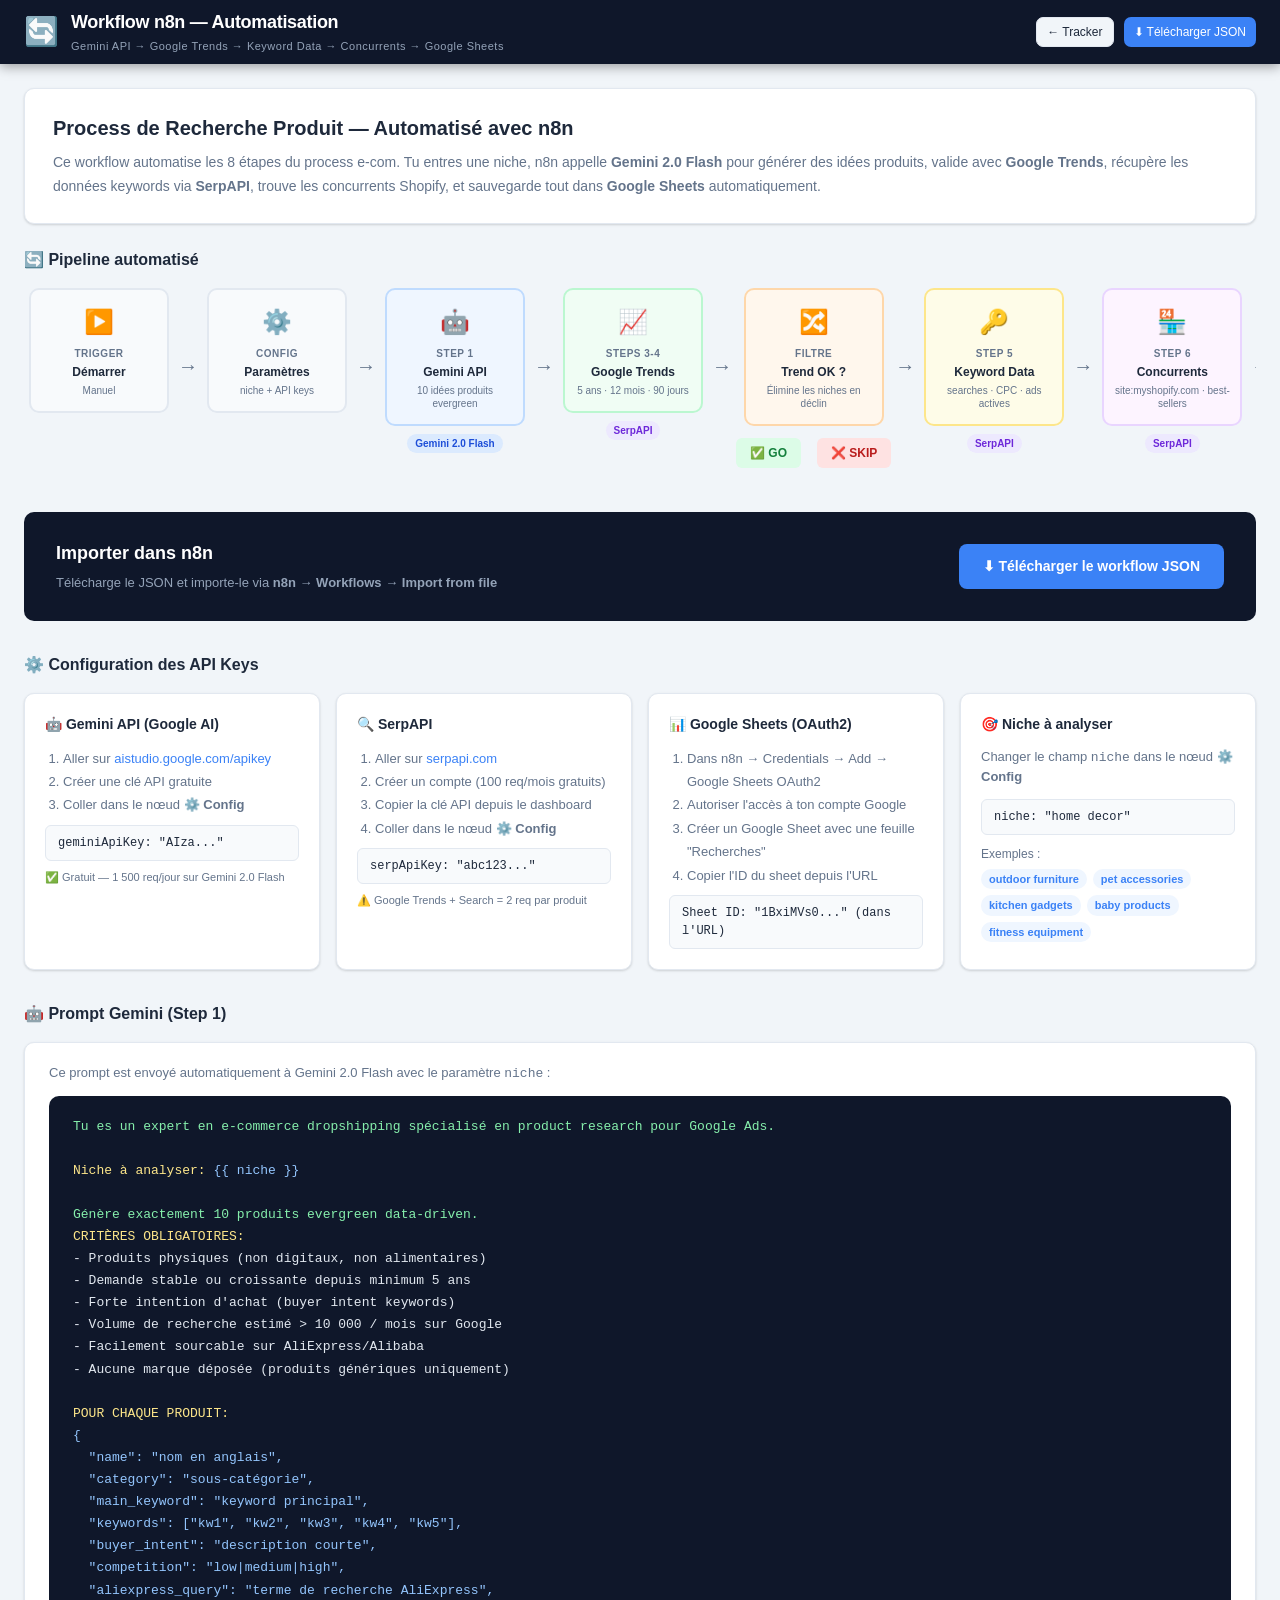
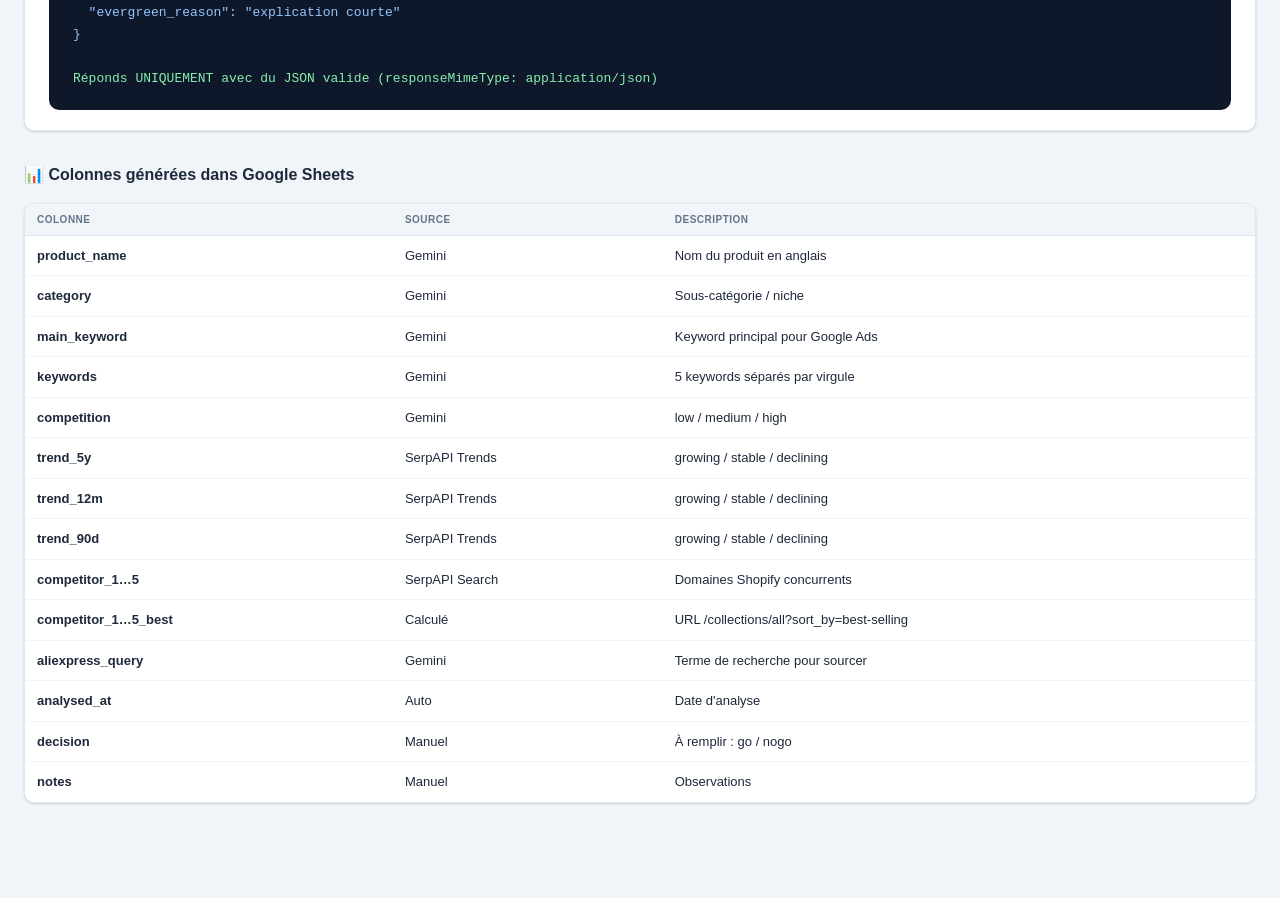
<file: workflow.html>
<!DOCTYPE html>
<html lang="fr">
<head>
  <meta charset="UTF-8">
  <meta name="viewport" content="width=device-width, initial-scale=1.0">
  <title>Workflow n8n — Ecom Research</title>
  <link rel="stylesheet" href="style.css">
  <style>
    /* ── Workflow specific styles ── */
    .wf-page { padding: 24px 24px 64px; }

    .wf-intro {
      background: var(--card);
      border: 1px solid var(--border);
      border-radius: var(--radius);
      padding: 24px 28px;
      margin-bottom: 24px;
      box-shadow: var(--shadow);
    }

    .wf-intro h2 { font-size: 20px; font-weight: 700; margin-bottom: 8px; }
    .wf-intro p  { font-size: 14px; color: var(--muted); line-height: 1.7; }

    /* Pipeline flowchart */
    .pipeline {
      display: flex;
      align-items: stretch;
      gap: 0;
      overflow-x: auto;
      padding-bottom: 12px;
      margin-bottom: 32px;
    }

    .pipe-node {
      display: flex;
      flex-direction: column;
      align-items: center;
      min-width: 150px;
      flex-shrink: 0;
    }

    .pipe-box {
      width: 140px;
      padding: 14px 10px;
      border-radius: 10px;
      text-align: center;
      border: 2px solid transparent;
      position: relative;
    }

    .pipe-icon  { font-size: 24px; margin-bottom: 6px; display: block; }
    .pipe-step  { font-size: 10px; font-weight: 700; text-transform: uppercase; letter-spacing: .5px; color: var(--muted); margin-bottom: 4px; }
    .pipe-label { font-size: 12px; font-weight: 700; color: var(--text); line-height: 1.3; }
    .pipe-sub   { font-size: 10px; color: var(--muted); margin-top: 4px; line-height: 1.3; }

    .pipe-box.gemini   { background: #eff6ff; border-color: #bfdbfe; }
    .pipe-box.trends   { background: #f0fdf4; border-color: #bbf7d0; }
    .pipe-box.keywords { background: #fefce8; border-color: #fde68a; }
    .pipe-box.comps    { background: #fdf4ff; border-color: #e9d5ff; }
    .pipe-box.output   { background: #f0fdf4; border-color: #6ee7b7; }
    .pipe-box.if-node  { background: #fff7ed; border-color: #fed7aa; }
    .pipe-box.trigger  { background: #f8fafc; border-color: var(--border); }

    .pipe-arrow {
      display: flex;
      align-items: center;
      padding: 0 4px;
      flex-shrink: 0;
      align-self: center;
      margin-bottom: 24px;
    }

    .pipe-arrow span {
      font-size: 20px;
      color: var(--muted);
    }

    .pipe-badge {
      margin-top: 8px;
      font-size: 10px;
      padding: 2px 8px;
      border-radius: 10px;
      font-weight: 600;
    }

    .badge-api    { background: #dbeafe; color: #1d4ed8; }
    .badge-serp   { background: #ede9fe; color: #6d28d9; }
    .badge-filter { background: #ffedd5; color: #c2410c; }
    .badge-sheets { background: #dcfce7; color: #15803d; }

    /* Config cards */
    .config-grid {
      display: grid;
      grid-template-columns: repeat(auto-fill, minmax(280px, 1fr));
      gap: 16px;
      margin-bottom: 32px;
    }

    .config-card {
      background: var(--card);
      border: 1px solid var(--border);
      border-radius: var(--radius);
      padding: 20px;
      box-shadow: var(--shadow);
    }

    .config-card h3 {
      font-size: 14px;
      font-weight: 700;
      margin-bottom: 12px;
      display: flex;
      align-items: center;
      gap: 8px;
    }

    .config-card ol {
      font-size: 13px;
      color: var(--muted);
      padding-left: 18px;
      line-height: 1.8;
    }

    .config-card a { color: var(--primary); text-decoration: none; }
    .config-card a:hover { text-decoration: underline; }

    .config-card .field {
      background: #f8fafc;
      border: 1px solid var(--border);
      border-radius: 6px;
      padding: 8px 12px;
      font-size: 12px;
      font-family: 'SFMono-Regular', Consolas, monospace;
      margin-top: 8px;
      color: var(--text);
    }

    /* Download section */
    .download-section {
      background: var(--header-bg);
      border-radius: var(--radius);
      padding: 28px 32px;
      color: #fff;
      display: flex;
      align-items: center;
      justify-content: space-between;
      gap: 24px;
      flex-wrap: wrap;
      margin-bottom: 32px;
    }

    .download-section h3 { font-size: 18px; font-weight: 700; margin-bottom: 6px; }
    .download-section p  { font-size: 13px; color: #94a3b8; }

    .download-btn {
      display: inline-flex;
      align-items: center;
      gap: 8px;
      background: var(--primary);
      color: #fff;
      padding: 12px 24px;
      border-radius: 8px;
      font-size: 14px;
      font-weight: 600;
      text-decoration: none;
      white-space: nowrap;
      transition: background .15s;
      flex-shrink: 0;
    }

    .download-btn:hover { background: var(--primary-dk); }

    /* Prompt section */
    .prompt-box {
      background: #0f172a;
      border-radius: var(--radius);
      padding: 20px 24px;
      color: #e2e8f0;
      font-size: 13px;
      font-family: 'SFMono-Regular', Consolas, monospace;
      line-height: 1.7;
      white-space: pre-wrap;
      overflow-x: auto;
      margin-top: 12px;
    }

    .prompt-box .c-green  { color: #86efac; }
    .prompt-box .c-yellow { color: #fde68a; }
    .prompt-box .c-blue   { color: #93c5fd; }

    .section-title {
      font-size: 16px;
      font-weight: 700;
      margin-bottom: 16px;
      display: flex;
      align-items: center;
      gap: 8px;
    }

    .if-branches {
      display: flex;
      gap: 16px;
      flex-wrap: wrap;
      margin-top: 12px;
      font-size: 12px;
    }

    .branch {
      padding: 6px 14px;
      border-radius: 6px;
      font-weight: 600;
    }

    .branch.yes { background: #dcfce7; color: #15803d; }
    .branch.no  { background: #fee2e2; color: #b91c1c; }
  </style>
</head>
<body>

<header class="site-header">
  <div class="inner">
    <div class="brand">
      <div class="brand-icon">🔄</div>
      <div>
        <h1>Workflow n8n — Automatisation</h1>
        <p class="brand-sub">Gemini API → Google Trends → Keyword Data → Concurrents → Google Sheets</p>
      </div>
    </div>
    <div style="display:flex;gap:10px">
      <a href="index.html" class="btn btn-secondary btn-sm">← Tracker</a>
      <a href="n8n-ecom-workflow.json" download class="btn btn-primary btn-sm">⬇ Télécharger JSON</a>
    </div>
  </div>
</header>

<div class="wf-page">
  <div class="container">

    <!-- Intro -->
    <div class="wf-intro">
      <h2>Process de Recherche Produit — Automatisé avec n8n</h2>
      <p>
        Ce workflow automatise les 8 étapes du process e-com. Tu entres une niche, n8n appelle
        <strong>Gemini 2.0 Flash</strong> pour générer des idées produits, valide avec <strong>Google Trends</strong>,
        récupère les données keywords via <strong>SerpAPI</strong>, trouve les concurrents Shopify,
        et sauvegarde tout dans <strong>Google Sheets</strong> automatiquement.
      </p>
    </div>

    <!-- Pipeline visual -->
    <div class="section-title">🔄 Pipeline automatisé</div>

    <div class="pipeline">

      <div class="pipe-node">
        <div class="pipe-box trigger">
          <span class="pipe-icon">▶️</span>
          <div class="pipe-step">Trigger</div>
          <div class="pipe-label">Démarrer</div>
          <div class="pipe-sub">Manuel</div>
        </div>
      </div>

      <div class="pipe-arrow"><span>→</span></div>

      <div class="pipe-node">
        <div class="pipe-box trigger">
          <span class="pipe-icon">⚙️</span>
          <div class="pipe-step">Config</div>
          <div class="pipe-label">Paramètres</div>
          <div class="pipe-sub">niche + API keys</div>
        </div>
      </div>

      <div class="pipe-arrow"><span>→</span></div>

      <div class="pipe-node">
        <div class="pipe-box gemini">
          <span class="pipe-icon">🤖</span>
          <div class="pipe-step">Step 1</div>
          <div class="pipe-label">Gemini API</div>
          <div class="pipe-sub">10 idées produits evergreen</div>
        </div>
        <div class="pipe-badge badge-api">Gemini 2.0 Flash</div>
      </div>

      <div class="pipe-arrow"><span>→</span></div>

      <div class="pipe-node">
        <div class="pipe-box trends">
          <span class="pipe-icon">📈</span>
          <div class="pipe-step">Steps 3-4</div>
          <div class="pipe-label">Google Trends</div>
          <div class="pipe-sub">5 ans · 12 mois · 90 jours</div>
        </div>
        <div class="pipe-badge badge-serp">SerpAPI</div>
      </div>

      <div class="pipe-arrow"><span>→</span></div>

      <div class="pipe-node">
        <div class="pipe-box if-node">
          <span class="pipe-icon">🔀</span>
          <div class="pipe-step">Filtre</div>
          <div class="pipe-label">Trend OK ?</div>
          <div class="pipe-sub">Élimine les niches en déclin</div>
        </div>
        <div class="if-branches">
          <div class="branch yes">✅ GO</div>
          <div class="branch no">❌ SKIP</div>
        </div>
      </div>

      <div class="pipe-arrow"><span>→</span></div>

      <div class="pipe-node">
        <div class="pipe-box keywords">
          <span class="pipe-icon">🔑</span>
          <div class="pipe-step">Step 5</div>
          <div class="pipe-label">Keyword Data</div>
          <div class="pipe-sub">searches · CPC · ads actives</div>
        </div>
        <div class="pipe-badge badge-serp">SerpAPI</div>
      </div>

      <div class="pipe-arrow"><span>→</span></div>

      <div class="pipe-node">
        <div class="pipe-box comps">
          <span class="pipe-icon">🏪</span>
          <div class="pipe-step">Step 6</div>
          <div class="pipe-label">Concurrents</div>
          <div class="pipe-sub">site:myshopify.com · best-sellers</div>
        </div>
        <div class="pipe-badge badge-serp">SerpAPI</div>
      </div>

      <div class="pipe-arrow"><span>→</span></div>

      <div class="pipe-node">
        <div class="pipe-box output">
          <span class="pipe-icon">📊</span>
          <div class="pipe-step">Output</div>
          <div class="pipe-label">Google Sheets</div>
          <div class="pipe-sub">Rapport structuré</div>
        </div>
        <div class="pipe-badge badge-sheets">OAuth2</div>
      </div>

    </div>

    <!-- Download -->
    <div class="download-section">
      <div>
        <h3>Importer dans n8n</h3>
        <p>Télécharge le JSON et importe-le via <strong>n8n → Workflows → Import from file</strong></p>
      </div>
      <a href="n8n-ecom-workflow.json" download="n8n-ecom-workflow.json" class="download-btn">
        ⬇ Télécharger le workflow JSON
      </a>
    </div>

    <!-- Config section -->
    <div class="section-title">⚙️ Configuration des API Keys</div>

    <div class="config-grid">

      <div class="config-card">
        <h3>🤖 Gemini API (Google AI)</h3>
        <ol>
          <li>Aller sur <a href="https://aistudio.google.com/apikey" target="_blank">aistudio.google.com/apikey</a></li>
          <li>Créer une clé API gratuite</li>
          <li>Coller dans le nœud <strong>⚙️ Config</strong></li>
        </ol>
        <div class="field">geminiApiKey: "AIza..."</div>
        <p style="font-size:11px;color:var(--muted);margin-top:8px">✅ Gratuit — 1 500 req/jour sur Gemini 2.0 Flash</p>
      </div>

      <div class="config-card">
        <h3>🔍 SerpAPI</h3>
        <ol>
          <li>Aller sur <a href="https://serpapi.com" target="_blank">serpapi.com</a></li>
          <li>Créer un compte (100 req/mois gratuits)</li>
          <li>Copier la clé API depuis le dashboard</li>
          <li>Coller dans le nœud <strong>⚙️ Config</strong></li>
        </ol>
        <div class="field">serpApiKey: "abc123..."</div>
        <p style="font-size:11px;color:var(--muted);margin-top:8px">⚠️ Google Trends + Search = 2 req par produit</p>
      </div>

      <div class="config-card">
        <h3>📊 Google Sheets (OAuth2)</h3>
        <ol>
          <li>Dans n8n → Credentials → Add → Google Sheets OAuth2</li>
          <li>Autoriser l'accès à ton compte Google</li>
          <li>Créer un Google Sheet avec une feuille "Recherches"</li>
          <li>Copier l'ID du sheet depuis l'URL</li>
        </ol>
        <div class="field">Sheet ID: "1BxiMVs0..." (dans l'URL)</div>
      </div>

      <div class="config-card">
        <h3>🎯 Niche à analyser</h3>
        <p style="font-size:13px;color:var(--muted);margin-bottom:12px">Changer le champ <code>niche</code> dans le nœud <strong>⚙️ Config</strong></p>
        <div class="field">niche: "home decor"</div>
        <p style="font-size:12px;color:var(--muted);margin-top:10px">Exemples :</p>
        <div style="display:flex;flex-wrap:wrap;gap:6px;margin-top:6px">
          <span class="prod-niche">outdoor furniture</span>
          <span class="prod-niche">pet accessories</span>
          <span class="prod-niche">kitchen gadgets</span>
          <span class="prod-niche">baby products</span>
          <span class="prod-niche">fitness equipment</span>
        </div>
      </div>

    </div>

    <!-- Gemini Prompt -->
    <div class="section-title">🤖 Prompt Gemini (Step 1)</div>

    <div class="card" style="padding:20px 24px;margin-bottom:32px">
      <p style="font-size:13px;color:var(--muted);margin-bottom:4px">Ce prompt est envoyé automatiquement à Gemini 2.0 Flash avec le paramètre <code>niche</code> :</p>
      <div class="prompt-box"><span class="c-green">Tu es un expert en e-commerce dropshipping spécialisé en product research pour Google Ads.</span>

<span class="c-yellow">Niche à analyser:</span> <span class="c-blue">{{ niche }}</span>

<span class="c-green">Génère exactement 10 produits evergreen data-driven.</span>
<span class="c-yellow">CRITÈRES OBLIGATOIRES:</span>
- Produits physiques (non digitaux, non alimentaires)
- Demande stable ou croissante depuis minimum 5 ans
- Forte intention d'achat (buyer intent keywords)
- Volume de recherche estimé > 10 000 / mois sur Google
- Facilement sourcable sur AliExpress/Alibaba
- Aucune marque déposée (produits génériques uniquement)

<span class="c-yellow">POUR CHAQUE PRODUIT:</span>
<span class="c-blue">{
  "name": "nom en anglais",
  "category": "sous-catégorie",
  "main_keyword": "keyword principal",
  "keywords": ["kw1", "kw2", "kw3", "kw4", "kw5"],
  "buyer_intent": "description courte",
  "competition": "low|medium|high",
  "aliexpress_query": "terme de recherche AliExpress",
  "evergreen_reason": "explication courte"
}</span>

<span class="c-green">Réponds UNIQUEMENT avec du JSON valide (responseMimeType: application/json)</span></div>
    </div>

    <!-- Output columns -->
    <div class="section-title">📊 Colonnes générées dans Google Sheets</div>

    <div class="card" style="padding:0;overflow:hidden;margin-bottom:32px">
      <table class="detail-table" style="margin:0">
        <thead>
          <tr>
            <th>Colonne</th><th>Source</th><th>Description</th>
          </tr>
        </thead>
        <tbody>
          <tr><td><strong>product_name</strong></td><td>Gemini</td><td>Nom du produit en anglais</td></tr>
          <tr><td><strong>category</strong></td><td>Gemini</td><td>Sous-catégorie / niche</td></tr>
          <tr><td><strong>main_keyword</strong></td><td>Gemini</td><td>Keyword principal pour Google Ads</td></tr>
          <tr><td><strong>keywords</strong></td><td>Gemini</td><td>5 keywords séparés par virgule</td></tr>
          <tr><td><strong>competition</strong></td><td>Gemini</td><td>low / medium / high</td></tr>
          <tr><td><strong>trend_5y</strong></td><td>SerpAPI Trends</td><td>growing / stable / declining</td></tr>
          <tr><td><strong>trend_12m</strong></td><td>SerpAPI Trends</td><td>growing / stable / declining</td></tr>
          <tr><td><strong>trend_90d</strong></td><td>SerpAPI Trends</td><td>growing / stable / declining</td></tr>
          <tr><td><strong>competitor_1…5</strong></td><td>SerpAPI Search</td><td>Domaines Shopify concurrents</td></tr>
          <tr><td><strong>competitor_1…5_best</strong></td><td>Calculé</td><td>URL /collections/all?sort_by=best-selling</td></tr>
          <tr><td><strong>aliexpress_query</strong></td><td>Gemini</td><td>Terme de recherche pour sourcer</td></tr>
          <tr><td><strong>analysed_at</strong></td><td>Auto</td><td>Date d'analyse</td></tr>
          <tr><td><strong>decision</strong></td><td>Manuel</td><td>À remplir : go / nogo</td></tr>
          <tr><td><strong>notes</strong></td><td>Manuel</td><td>Observations</td></tr>
        </tbody>
      </table>
    </div>

  </div>
</div>

</body>
</html>
</file>
<file: style.css>
/* ── Variables ─────────────────────────────────────────────────────────────── */
:root {
  --primary:      #3b82f6;
  --primary-dk:   #2563eb;
  --go:           #22c55e;
  --nogo:         #ef4444;
  --pending:      #f59e0b;
  --growing:      #22c55e;
  --stable:       #94a3b8;
  --declining:    #ef4444;
  --bg:           #f1f5f9;
  --card:         #ffffff;
  --header-bg:    #0f172a;
  --border:       #e2e8f0;
  --text:         #1e293b;
  --muted:        #64748b;
  --radius:       10px;
  --shadow:       0 1px 3px rgba(0,0,0,.10), 0 1px 2px rgba(0,0,0,.06);
  --shadow-md:    0 4px 6px rgba(0,0,0,.07), 0 2px 4px rgba(0,0,0,.06);
  --shadow-lg:    0 10px 25px rgba(0,0,0,.15);
}

/* ── Reset ─────────────────────────────────────────────────────────────────── */
*, *::before, *::after { box-sizing: border-box; margin: 0; padding: 0; }

body {
  font-family: -apple-system, BlinkMacSystemFont, 'Segoe UI', Roboto, Helvetica, Arial, sans-serif;
  background: var(--bg);
  color: var(--text);
  line-height: 1.5;
  min-height: 100vh;
}

/* ── Header ────────────────────────────────────────────────────────────────── */
.site-header {
  background: var(--header-bg);
  color: #fff;
  padding: 0 24px;
  position: sticky;
  top: 0;
  z-index: 200;
  box-shadow: 0 2px 12px rgba(0,0,0,.4);
}

.site-header .inner {
  max-width: 1400px;
  margin: 0 auto;
  height: 64px;
  display: flex;
  align-items: center;
  justify-content: space-between;
}

.brand {
  display: flex;
  align-items: center;
  gap: 12px;
}

.brand-icon { font-size: 28px; line-height: 1; }

.brand h1 {
  font-size: 18px;
  font-weight: 700;
  letter-spacing: -.3px;
}

.brand-sub {
  font-size: 11px;
  color: #94a3b8;
  margin-top: 2px;
  letter-spacing: .5px;
}

/* ── Main Layout ───────────────────────────────────────────────────────────── */
main { padding: 24px 24px 64px; }

.container {
  max-width: 1400px;
  margin: 0 auto;
}

/* ── Cards ─────────────────────────────────────────────────────────────────── */
.card {
  background: var(--card);
  border-radius: var(--radius);
  border: 1px solid var(--border);
  box-shadow: var(--shadow);
}

.card-title {
  font-size: 11px;
  font-weight: 700;
  color: var(--muted);
  text-transform: uppercase;
  letter-spacing: .6px;
  margin-bottom: 16px;
}

/* ── Revenue Card ──────────────────────────────────────────────────────────── */
.revenue-card {
  padding: 20px 24px;
  margin-bottom: 16px;
}

.tiers {
  display: flex;
  flex-wrap: wrap;
}

.tier {
  display: flex;
  align-items: center;
  gap: 8px;
  padding: 14px 24px;
  border-right: 1px solid var(--border);
  flex: 1;
  min-width: 200px;
}

.tier:last-child { border-right: none; }

.tier-nb   { font-size: 22px; font-weight: 800; color: var(--primary); }
.tier-unit { font-size: 11px; color: var(--muted); }
.tier-arr  { color: var(--muted); font-size: 16px; margin: 0 4px; }
.tier-rev  { font-size: 20px; font-weight: 700; color: var(--go); }
.tier-per  { font-size: 11px; color: var(--muted); }

/* ── Launch Card ───────────────────────────────────────────────────────────── */
.launch-card {
  padding: 20px 24px;
  margin-bottom: 16px;
}

.launch-row {
  display: flex;
  gap: 12px;
  align-items: flex-end;
  flex-wrap: wrap;
}

.launch-field {
  display: flex;
  flex-direction: column;
  gap: 4px;
  flex: 1;
  min-width: 180px;
}

.launch-field-niche { flex: 1.2; }
.launch-field-url   { flex: 1; }

.launch-field label {
  font-size: 11px;
  font-weight: 600;
  color: var(--muted);
  text-transform: uppercase;
  letter-spacing: .4px;
}

.launch-field input {
  border: 1px solid var(--border);
  border-radius: 6px;
  padding: 8px 10px;
  font-size: 14px;
  color: var(--text);
  background: #fff;
  outline: none;
  transition: border-color .15s, box-shadow .15s;
  font-family: inherit;
  width: 100%;
}

.launch-field input:focus {
  border-color: var(--primary);
  box-shadow: 0 0 0 3px rgba(59,130,246,.12);
}

.launch-status {
  margin-top: 10px;
  padding: 10px 14px;
  border-radius: 7px;
  font-size: 13px;
  font-weight: 500;
}

.launch-status.hidden   { display: none; }
.launch-status.status-ok  { background: #dcfce7; color: #15803d; border: 1px solid #bbf7d0; }
.launch-status.status-err { background: #fee2e2; color: #b91c1c; border: 1px solid #fca5a5; }

/* ── Import Card ───────────────────────────────────────────────────────────── */
.import-card {
  padding: 20px 24px;
  margin-bottom: 16px;
}

.import-hint {
  font-size: 12px;
  color: var(--muted);
  margin-bottom: 10px;
}

.import-hint code {
  background: #f1f5f9;
  padding: 1px 6px;
  border-radius: 4px;
  font-size: 11px;
  font-family: 'SFMono-Regular', Consolas, monospace;
}

.import-row {
  display: flex;
  gap: 12px;
  align-items: flex-start;
}

/* Step 1 auto */
.step1-auto-row {
  display: flex;
  gap: 12px;
  align-items: flex-end;
  flex-wrap: wrap;
}

.step1-field {
  display: flex;
  flex-direction: column;
  gap: 4px;
}

.step1-field > label {
  font-size: 11px;
  font-weight: 600;
  color: var(--muted);
  text-transform: uppercase;
  letter-spacing: .4px;
}

.step1-field input,
.step1-field select {
  border: 1px solid var(--border);
  border-radius: 6px;
  padding: 8px 10px;
  font-size: 14px;
  color: var(--text);
  background: #fff;
  outline: none;
  transition: border-color .15s, box-shadow .15s;
  font-family: inherit;
}

.step1-field input:focus,
.step1-field select:focus {
  border-color: var(--primary);
  box-shadow: 0 0 0 3px rgba(59,130,246,.12);
}

.step1-field-niche { flex: 1.5; min-width: 180px; }
.step1-field-key   { flex: 1.2; min-width: 160px; }
.step1-field-model { flex: 0 0 160px; }

.import-row textarea {
  flex: 1;
  border: 1px solid var(--border);
  border-radius: 6px;
  padding: 8px 10px;
  font-size: 13px;
  color: var(--text);
  background: #fff;
  outline: none;
  resize: vertical;
  transition: border-color .15s, box-shadow .15s;
  font-family: 'SFMono-Regular', Consolas, monospace;
}

.import-row textarea:focus {
  border-color: var(--primary);
  box-shadow: 0 0 0 3px rgba(59,130,246,.12);
}

/* ── Process Bar ───────────────────────────────────────────────────────────── */
.process-bar {
  display: flex;
  align-items: center;
  gap: 6px;
  flex-wrap: wrap;
  margin-bottom: 24px;
  padding: 12px 0;
}

.proc-step {
  background: var(--card);
  border: 1px solid var(--border);
  border-radius: 20px;
  padding: 6px 14px;
  font-size: 12px;
  font-weight: 600;
  color: var(--text);
  box-shadow: var(--shadow);
  white-space: nowrap;
}

.proc-arr { color: var(--muted); font-size: 14px; }

/* ── Section Header ────────────────────────────────────────────────────────── */
.section-hdr {
  display: flex;
  align-items: center;
  justify-content: space-between;
  margin-bottom: 16px;
}

.section-hdr h2 {
  font-size: 18px;
  font-weight: 700;
  display: flex;
  align-items: center;
  gap: 8px;
}

.count-badge {
  background: var(--primary);
  color: #fff;
  font-size: 11px;
  font-weight: 700;
  padding: 2px 9px;
  border-radius: 12px;
}

/* ── Products Grid ─────────────────────────────────────────────────────────── */
.products-grid {
  display: grid;
  grid-template-columns: repeat(auto-fill, minmax(320px, 1fr));
  gap: 16px;
}

/* ── Product Card ──────────────────────────────────────────────────────────── */
.prod-card {
  background: var(--card);
  border-radius: var(--radius);
  border: 1px solid var(--border);
  box-shadow: var(--shadow);
  overflow: hidden;
  transition: box-shadow .2s, transform .15s;
  cursor: pointer;
}

.prod-card:hover {
  box-shadow: var(--shadow-md);
  transform: translateY(-2px);
}

.prod-card-strip { height: 5px; }
.prod-card-strip.go      { background: var(--go); }
.prod-card-strip.nogo    { background: var(--nogo); }
.prod-card-strip.pending { background: var(--pending); }

.prod-card-body { padding: 16px 18px; }

.prod-card-top {
  display: flex;
  justify-content: space-between;
  align-items: flex-start;
  margin-bottom: 12px;
  gap: 8px;
}

.prod-name { font-size: 16px; font-weight: 700; color: var(--text); margin-bottom: 5px; }

.prod-niche {
  font-size: 11px;
  background: #eff6ff;
  color: var(--primary);
  padding: 2px 8px;
  border-radius: 10px;
  font-weight: 600;
  display: inline-block;
}

.dec-badge {
  font-size: 11px;
  font-weight: 700;
  padding: 4px 10px;
  border-radius: 12px;
  white-space: nowrap;
  flex-shrink: 0;
}

.dec-badge.go      { background: #dcfce7; color: #15803d; }
.dec-badge.nogo    { background: #fee2e2; color: #b91c1c; }
.dec-badge.pending { background: #fef3c7; color: #92400e; }

/* Trends row */
.trends-row {
  display: flex;
  gap: 6px;
  margin-bottom: 12px;
  flex-wrap: wrap;
}

.trend-pill {
  display: flex;
  align-items: center;
  gap: 4px;
  padding: 4px 10px;
  border-radius: 6px;
  font-size: 11px;
  font-weight: 600;
}

.trend-pill.growing  { background: #dcfce7; color: #15803d; }
.trend-pill.stable   { background: #f1f5f9; color: var(--muted); }
.trend-pill.declining{ background: #fee2e2; color: #b91c1c; }

/* Stats grid */
.prod-stats {
  display: grid;
  grid-template-columns: 1fr 1fr;
  gap: 8px;
  margin-bottom: 12px;
}

.stat {
  padding: 10px 12px;
  background: #f8fafc;
  border-radius: 7px;
  border: 1px solid #f1f5f9;
}

.stat-label {
  font-size: 10px;
  text-transform: uppercase;
  letter-spacing: .5px;
  color: var(--muted);
  font-weight: 600;
  margin-bottom: 3px;
}

.stat-value {
  font-size: 15px;
  font-weight: 700;
  color: var(--text);
  white-space: nowrap;
  overflow: hidden;
  text-overflow: ellipsis;
}

.stat-value.sm { font-size: 12px; }

.prod-date {
  font-size: 11px;
  color: var(--muted);
}

.prod-card-actions {
  display: flex;
  gap: 8px;
  padding: 10px 18px;
  border-top: 1px solid var(--border);
  background: #fafafa;
}

/* ── Buttons ───────────────────────────────────────────────────────────────── */
.btn {
  display: inline-flex;
  align-items: center;
  gap: 6px;
  padding: 8px 16px;
  border-radius: 7px;
  font-size: 14px;
  font-weight: 500;
  cursor: pointer;
  border: none;
  transition: background .15s, opacity .15s, transform .1s;
  text-decoration: none;
  white-space: nowrap;
  font-family: inherit;
}

.btn:active { transform: scale(.97); }

.btn-primary   { background: var(--primary); color: #fff; }
.btn-primary:hover { background: var(--primary-dk); }

.btn-secondary { background: #f1f5f9; color: var(--text); border: 1px solid var(--border); }
.btn-secondary:hover { background: #e2e8f0; }

.btn-ghost { background: transparent; color: var(--muted); border: 1px solid var(--border); }
.btn-ghost:hover { background: #f1f5f9; color: var(--text); }

.btn-danger { background: #fee2e2; color: #b91c1c; border: 1px solid #fca5a5; }
.btn-danger:hover { background: #fca5a5; }

.btn-sm { padding: 5px 10px; font-size: 12px; }

/* ── Modal ─────────────────────────────────────────────────────────────────── */
.modal {
  position: fixed;
  inset: 0;
  z-index: 1000;
  display: flex;
  align-items: center;
  justify-content: center;
  padding: 16px;
}

.modal.hidden { display: none; }

.modal-bg {
  position: absolute;
  inset: 0;
  background: rgba(0,0,0,.55);
  backdrop-filter: blur(3px);
}

.modal-box {
  position: relative;
  background: var(--card);
  border-radius: 14px;
  box-shadow: var(--shadow-lg);
  max-height: 90vh;
  overflow-y: auto;
  width: 100%;
  max-width: 760px;
  padding: 28px 32px;
}

.modal-lg { max-width: 1100px; }

.modal-x {
  position: sticky;
  top: 0;
  float: right;
  width: 32px;
  height: 32px;
  border: none;
  background: #f1f5f9;
  border-radius: 50%;
  cursor: pointer;
  font-size: 13px;
  display: flex;
  align-items: center;
  justify-content: center;
  color: var(--muted);
  transition: background .15s;
  margin-bottom: -32px;
  margin-left: 8px;
  flex-shrink: 0;
}

.modal-x:hover { background: #e2e8f0; color: var(--text); }

.modal-box h2 {
  font-size: 20px;
  font-weight: 700;
  margin-bottom: 24px;
  padding-right: 44px;
}

/* ── Form ──────────────────────────────────────────────────────────────────── */
.fsec {
  border: 1px solid var(--border);
  border-radius: var(--radius);
  padding: 16px;
  margin-bottom: 14px;
}

.fsec-title {
  font-size: 11px;
  font-weight: 700;
  text-transform: uppercase;
  letter-spacing: .6px;
  color: var(--primary);
  margin-bottom: 14px;
}

.fsec-hint {
  font-size: 12px;
  color: var(--muted);
  margin-bottom: 10px;
}

.fsec-hint code {
  background: #f1f5f9;
  padding: 1px 6px;
  border-radius: 4px;
  font-size: 11px;
  font-family: 'SFMono-Regular', Consolas, monospace;
}

.frow {
  display: flex;
  gap: 12px;
  flex-wrap: wrap;
}

.fgroup {
  display: flex;
  flex-direction: column;
  gap: 4px;
  flex: 1;
  min-width: 140px;
}

.fgroup-lg { flex: 2; min-width: 200px; }
.fgroup-sm { flex: 0 0 130px; min-width: 0; }

.fgroup label {
  font-size: 11px;
  font-weight: 600;
  color: var(--muted);
  text-transform: uppercase;
  letter-spacing: .4px;
}

.fgroup input,
.fgroup select,
.fgroup textarea {
  border: 1px solid var(--border);
  border-radius: 6px;
  padding: 8px 10px;
  font-size: 14px;
  color: var(--text);
  background: #fff;
  outline: none;
  transition: border-color .15s, box-shadow .15s;
  font-family: inherit;
  width: 100%;
}

.fgroup input:focus,
.fgroup select:focus,
.fgroup textarea:focus {
  border-color: var(--primary);
  box-shadow: 0 0 0 3px rgba(59,130,246,.12);
}

.mt-12 { margin-top: 12px; }

/* Form table */
.tbl-wrap {
  overflow-x: auto;
  -webkit-overflow-scrolling: touch;
  border-radius: 7px;
  border: 1px solid var(--border);
}

.ftable {
  width: 100%;
  border-collapse: collapse;
  font-size: 13px;
}

.ftable th {
  background: #f8fafc;
  padding: 8px 10px;
  text-align: left;
  font-size: 10px;
  font-weight: 700;
  text-transform: uppercase;
  letter-spacing: .5px;
  color: var(--muted);
  border-bottom: 1px solid var(--border);
  white-space: nowrap;
}

.ftable td {
  padding: 3px 6px;
  border-bottom: 1px solid #f1f5f9;
  vertical-align: middle;
}

.ftable tr:last-child td { border-bottom: none; }

.ftable .rn {
  text-align: center;
  color: var(--muted);
  font-size: 11px;
  font-weight: 600;
  padding: 0 8px;
}

.ftable input[type="text"],
.ftable input[type="url"],
.ftable input[type="number"] {
  border: 1px solid transparent;
  border-radius: 5px;
  padding: 6px 8px;
  font-size: 13px;
  color: var(--text);
  background: transparent;
  outline: none;
  width: 100%;
  transition: border-color .15s, background .15s;
  font-family: inherit;
}

.ftable input:hover { border-color: var(--border); background: #f8fafc; }
.ftable input:focus { border-color: var(--primary); background: #fff; box-shadow: 0 0 0 2px rgba(59,130,246,.1); }

/* Decision row */
.decision-row {
  display: flex;
  gap: 10px;
  flex-wrap: wrap;
}

.dec-opt {
  display: flex;
  align-items: center;
  gap: 8px;
  padding: 10px 20px;
  border: 2px solid var(--border);
  border-radius: 8px;
  cursor: pointer;
  font-size: 14px;
  font-weight: 600;
  transition: all .15s;
}

.dec-opt input { display: none; }

.dec-opt:has(input:checked).dec-go      { border-color: var(--go);      background: #dcfce7; color: #15803d; }
.dec-opt:has(input:checked).dec-nogo    { border-color: var(--nogo);    background: #fee2e2; color: #b91c1c; }
.dec-opt:has(input:checked).dec-pending { border-color: var(--pending); background: #fef3c7; color: #92400e; }
.dec-opt:hover { border-color: #cbd5e1; background: #f8fafc; }

.form-actions {
  display: flex;
  justify-content: flex-end;
  gap: 10px;
  margin-top: 20px;
  padding-top: 16px;
  border-top: 1px solid var(--border);
}

/* ── Detail View ───────────────────────────────────────────────────────────── */
.detail-hdr {
  display: flex;
  justify-content: space-between;
  align-items: flex-start;
  margin-bottom: 20px;
  gap: 12px;
}

.detail-title {
  font-size: 24px;
  font-weight: 800;
  color: var(--text);
  margin-bottom: 8px;
}

.detail-meta {
  display: flex;
  gap: 8px;
  align-items: center;
  flex-wrap: wrap;
}

.detail-step {
  background: #fafafa;
  border: 1px solid var(--border);
  border-radius: var(--radius);
  padding: 16px;
  margin-bottom: 12px;
}

.detail-step-title {
  font-size: 11px;
  font-weight: 700;
  text-transform: uppercase;
  letter-spacing: .6px;
  color: var(--primary);
  margin-bottom: 12px;
}

.detail-table {
  width: 100%;
  border-collapse: collapse;
  font-size: 13px;
}

.detail-table th {
  text-align: left;
  padding: 8px 12px;
  background: #f1f5f9;
  font-size: 10px;
  font-weight: 700;
  text-transform: uppercase;
  letter-spacing: .5px;
  color: var(--muted);
  border-bottom: 1px solid var(--border);
  white-space: nowrap;
}

.detail-table td {
  padding: 10px 12px;
  border-bottom: 1px solid #f1f5f9;
  color: var(--text);
  vertical-align: middle;
}

.detail-table tr:last-child td { border-bottom: none; }

.detail-table td strong { color: var(--text); }

.detail-table a {
  color: var(--primary);
  text-decoration: none;
  font-size: 12px;
  word-break: break-all;
  display: inline-flex;
  align-items: center;
  gap: 4px;
}

.detail-table a:hover { text-decoration: underline; }

.visitors-big {
  font-size: 14px;
  font-weight: 700;
  color: var(--text);
}

.cpc-avg { font-weight: 700; color: var(--primary-dk); }
.price-100 { font-weight: 700; color: var(--text); }

/* ── Empty State ───────────────────────────────────────────────────────────── */
.empty-state {
  text-align: center;
  padding: 60px 20px;
  color: var(--muted);
  grid-column: 1 / -1;
}

.empty-icon  { font-size: 52px; margin-bottom: 16px; }
.empty-state h3 { font-size: 18px; font-weight: 600; color: var(--text); margin-bottom: 8px; }
.empty-state p  { font-size: 14px; margin-bottom: 20px; }

/* ── Import + Trends table ─────────────────────────────────────────────────── */
.import-row { display: flex; flex-direction: column; gap: 8px; }
.import-row textarea {
  width: 100%;
  font-family: 'SFMono-Regular', Consolas, monospace;
  font-size: 12px;
  padding: 10px 12px;
  border: 1px solid var(--border);
  border-radius: var(--radius);
  background: #f8fafc;
  resize: vertical;
  color: var(--text);
}
.import-actions { margin-top: 8px; }

.trends-table {
  width: 100%;
  border-collapse: collapse;
  font-size: 13px;
  margin-top: 16px;
}
.trends-table th {
  background: var(--bg);
  padding: 8px 12px;
  text-align: left;
  font-weight: 600;
  font-size: 11px;
  color: var(--muted);
  border-bottom: 2px solid var(--border);
  text-transform: uppercase;
  letter-spacing: .04em;
}
.trends-table td {
  padding: 8px 12px;
  border-bottom: 1px solid var(--border);
  vertical-align: middle;
}
.trends-table tr:last-child td { border-bottom: none; }
.trends-table tr:hover td { background: #f8fafc; }
.tr-num  { color: var(--muted); font-size: 12px; width: 28px; text-align: center; }
.tr-name { font-weight: 600; }
.tr-kw code {
  font-size: 12px;
  background: #f1f5f9;
  padding: 2px 6px;
  border-radius: 4px;
  color: var(--text);
}
.tr-links { display: flex; gap: 6px; flex-wrap: wrap; }

.trend-link {
  display: inline-block;
  padding: 3px 10px;
  border-radius: 20px;
  font-size: 12px;
  font-weight: 500;
  text-decoration: none;
  background: #eff6ff;
  color: var(--primary);
  border: 1px solid #bfdbfe;
  transition: background .15s;
  white-space: nowrap;
}
.trend-link:hover { background: #dbeafe; }
.trend-link-cmp {
  background: #f0fdf4;
  color: #16a34a;
  border-color: #bbf7d0;
}
.trend-link-cmp:hover { background: #dcfce7; }

/* ── Topic Analyser Results ────────────────────────────────────────────────── */
.topic-results-hdr {
  display: flex;
  align-items: center;
  justify-content: space-between;
  padding: 14px 0 10px;
  font-size: 14px;
  color: var(--muted);
}

.topic-results-hdr strong { color: var(--text); }

.topic-kw-cell {
  padding: 8px 12px !important;
  font-size: 14px;
  min-width: 150px;
}

.chart-cell {
  padding: 6px 8px !important;
  vertical-align: middle;
  text-align: center;
}

.chart-wrap {
  display: inline-flex;
  flex-direction: column;
  align-items: center;
  gap: 2px;
}

.trend-mini {
  font-size: 13px;
  line-height: 1.2;
}

.chart-label {
  font-size: 10px;
  font-weight: 600;
  color: var(--muted);
  letter-spacing: .3px;
  text-transform: uppercase;
}

.num-cell {
  padding: 8px 12px !important;
  text-align: right;
  font-size: 13px;
  font-weight: 600;
  white-space: nowrap;
}

/* ── Sheets Topic Headers ──────────────────────────────────────────────────── */
.sheet-topic-hdr td {
  padding: 10px 14px 6px !important;
  background: #f8fafc;
  border-bottom: 2px solid var(--primary) !important;
  border-top: 1px solid var(--border);
}

.sheet-topic-label {
  font-size: 11px;
  font-weight: 700;
  text-transform: uppercase;
  letter-spacing: .6px;
  color: var(--primary);
}

/* ── Responsive ────────────────────────────────────────────────────────────── */
@media (max-width: 768px) {
  .tiers { flex-direction: column; }
  .tier  { border-right: none; border-bottom: 1px solid var(--border); min-width: 0; }
  .tier:last-child { border-bottom: none; }

  .process-bar { gap: 4px; }
  .proc-step   { font-size: 11px; padding: 5px 10px; }

  .products-grid { grid-template-columns: 1fr; }

  .modal-box { padding: 20px 16px; }
  .modal-lg  { max-width: 100%; }

  .frow { flex-direction: column; }
  .fgroup-sm, .fgroup-lg { flex: 1; min-width: 0; }

  .detail-hdr { flex-direction: column; }
  .detail-title { font-size: 18px; }
}
</file>
